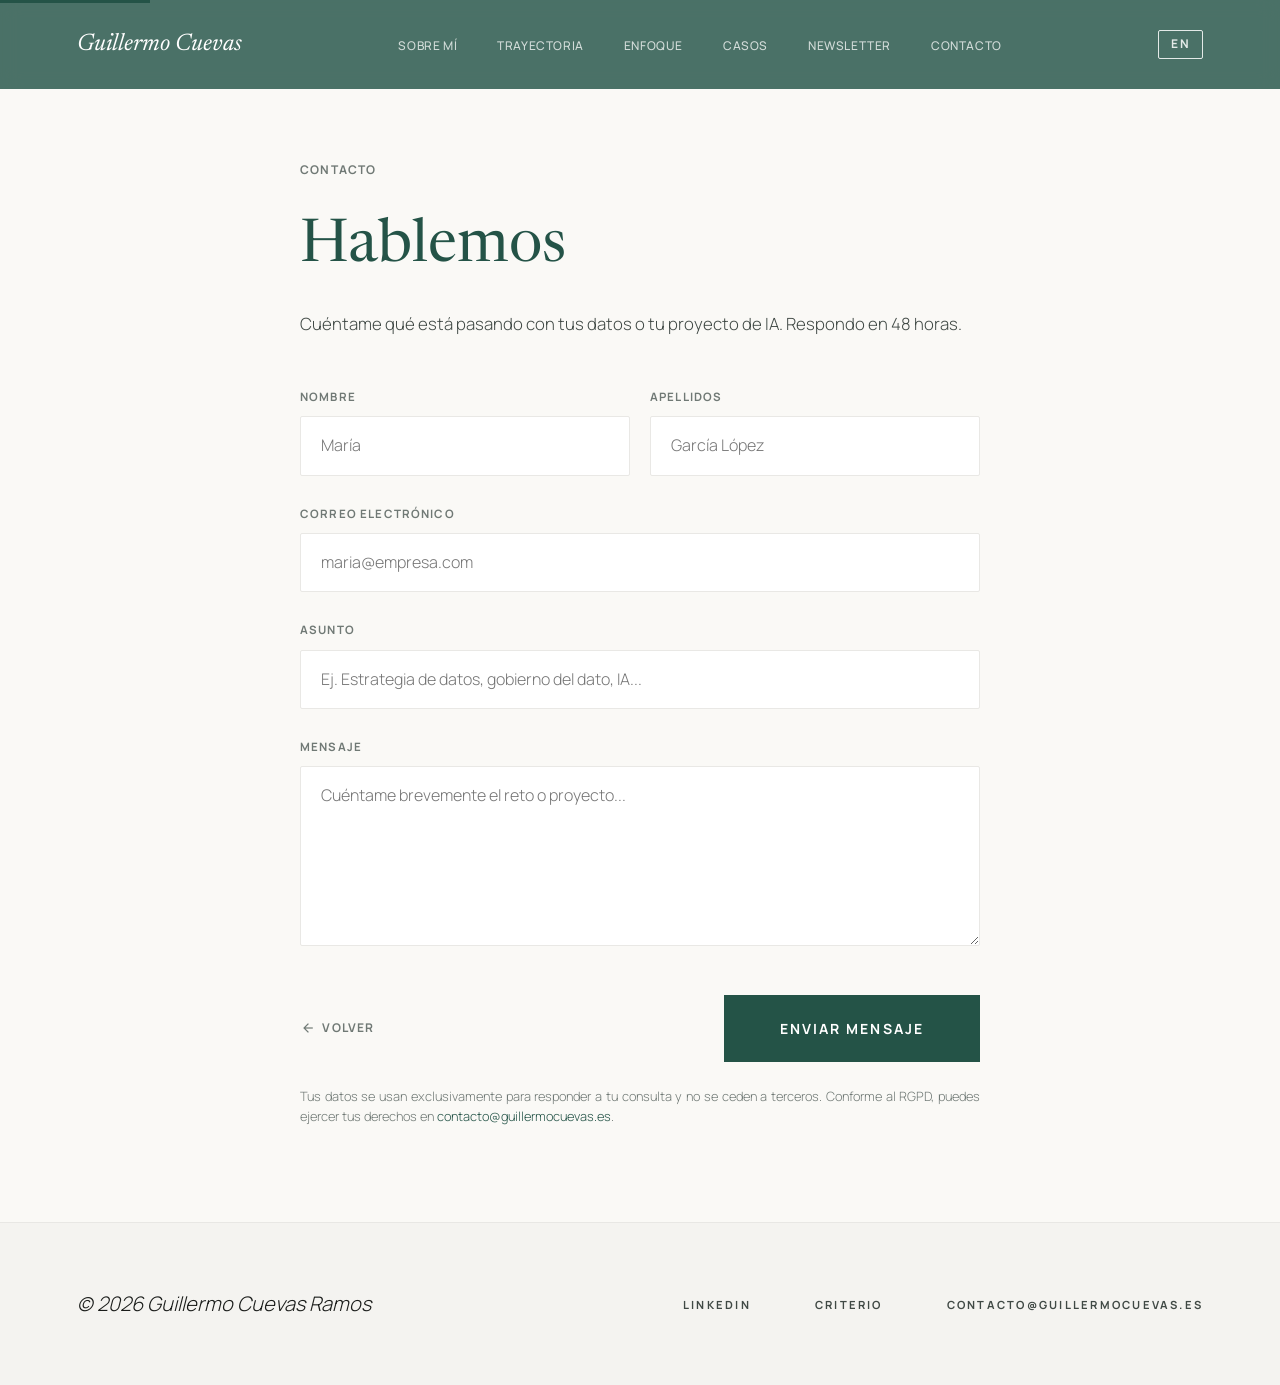
<file: contacto/index.html>
<!DOCTYPE html>
<html lang="es">
<head>
  <meta charset="UTF-8" />
  <meta name="viewport" content="width=device-width, initial-scale=1.0" />
  <title>Contacto — Guillermo Cuevas Ramos</title>
  <meta name="description" content="Escríbeme si tienes un proyecto de datos o IA. Respondo en 48 horas." />
  <meta name="author" content="Guillermo Cuevas Ramos" />
  <link rel="canonical" href="https://guillermocuevas.es/contacto/" />
  <meta property="og:type" content="website" />
  <meta property="og:url" content="https://guillermocuevas.es/contacto/" />
  <meta property="og:title" content="Contacto — Guillermo Cuevas Ramos" />
  <meta property="og:description" content="Escríbeme si tienes un proyecto de datos o IA. Respondo en 48 horas." />

  <link rel="preconnect" href="https://fonts.googleapis.com">
  <link rel="preconnect" href="https://fonts.gstatic.com" crossorigin>
  <link href="https://fonts.googleapis.com/css2?family=Newsreader:ital,wght@0,400;0,600;1,400&family=Manrope:wght@300;400;500;700&display=swap" rel="stylesheet" />
  <link rel="stylesheet" href="https://fonts.googleapis.com/css2?family=Material+Symbols+Outlined:wght,FILL@100..700,0..1&display=swap" />
  <link rel="stylesheet" href="../styles.css" />

  <style>
    /* ── Página de contacto ── */
    .contact-page {
      min-height: 100vh;
      display: flex;
      align-items: center;
      justify-content: center;
      padding: 10rem 6vw 6rem;
      background: var(--surface);
    }

    .contact-card {
      width: 100%;
      max-width: 680px;
    }

    .contact-card .eyebrow { margin-bottom: 1rem; }

    .contact-card h1 {
      font-family: var(--font-display);
      font-size: clamp(2.5rem, 5vw, 3.75rem);
      font-weight: 400;
      color: var(--primary);
      margin-bottom: 0.75rem;
    }

    .contact-card .form-intro {
      font-size: 1.05rem;
      color: var(--text-mid);
      margin-bottom: 3rem;
      line-height: 1.7;
    }

    .form-group {
      margin-bottom: 1.75rem;
    }

    .form-row {
      display: grid;
      grid-template-columns: 1fr 1fr;
      gap: 1.25rem;
      margin-bottom: 1.75rem;
    }

    label {
      display: block;
      font-size: 0.72rem;
      font-weight: 700;
      letter-spacing: 0.1em;
      text-transform: uppercase;
      color: var(--text-light);
      margin-bottom: 0.6rem;
    }

    input[type="text"],
    input[type="email"],
    textarea {
      width: 100%;
      background: var(--white);
      border: 1px solid var(--surface-high);
      border-radius: 2px;
      padding: 1rem 1.25rem;
      font-family: var(--font-body);
      font-size: 1rem;
      font-weight: 300;
      color: var(--text-dark);
      line-height: 1.6;
      transition: border-color 0.2s, box-shadow 0.2s;
      outline: none;
      -webkit-appearance: none;
    }

    input[type="text"]:focus,
    input[type="email"]:focus,
    textarea:focus {
      border-color: var(--primary);
      box-shadow: 0 0 0 3px rgba(36, 83, 71, 0.08);
    }

    textarea {
      min-height: 180px;
      resize: vertical;
    }

    .form-submit {
      display: flex;
      align-items: center;
      justify-content: space-between;
      flex-wrap: wrap;
      gap: 1.5rem;
      margin-top: 2.5rem;
    }

    .form-submit .contact-btn {
      cursor: pointer;
      border: none;
      font-family: var(--font-body);
    }

    .form-back {
      font-size: 0.75rem;
      font-weight: 700;
      letter-spacing: 0.1em;
      text-transform: uppercase;
      color: var(--text-light);
      display: inline-flex;
      align-items: center;
      gap: 0.4rem;
      transition: color 0.2s;
    }
    .form-back:hover { color: var(--primary); }
    .form-back .material-symbols-outlined { font-size: 1rem; }

    .form-note {
      margin-top: 1.5rem;
      font-size: 0.8rem;
      color: var(--text-light);
      line-height: 1.6;
    }

    /* Mensaje de confirmación (oculto por defecto) */
    .form-success {
      display: none;
      text-align: center;
      padding: 3rem 2rem;
      border: 1px solid rgba(36, 83, 71, 0.2);
      background: rgba(36, 83, 71, 0.04);
    }
    .form-success .material-symbols-outlined {
      font-size: 3rem;
      color: var(--primary);
      margin-bottom: 1rem;
      display: block;
    }
    .form-success h2 {
      font-family: var(--font-display);
      font-size: 2rem;
      font-weight: 400;
      color: var(--primary);
      margin-bottom: 1rem;
    }
    .form-success p { color: var(--text-mid); }

    /* Lang toggle */
    .nav-actions { display: flex; align-items: center; gap: 0.75rem; }
    .lang-toggle {
      background: none;
      border: 1.5px solid #fff;
      color: #fff;
      font-family: 'Manrope', sans-serif;
      font-size: 0.75rem;
      font-weight: 700;
      letter-spacing: 0.12em;
      padding: 0.3rem 0.75rem;
      cursor: pointer;
      border-radius: 2px;
      opacity: 0.85;
      transition: opacity 0.2s;
      line-height: 1.5;
    }
    .lang-toggle:hover { opacity: 1; }

    @media (max-width: 600px) {
      .form-row { grid-template-columns: 1fr; }
      .contact-page { padding: 8rem 5vw 4rem; }
    }
  </style>
</head>
<body>

  <a href="#main-form" class="skip-link" data-i18n="skip">Saltar al formulario</a>

  <!-- NAVIGATION -->
  <nav id="site-nav">
    <a href="../" class="nav-logo">Guillermo Cuevas</a>
    <ul class="nav-links">
      <li><a href="../#sobre-mi"     data-i18n="nav.about">Sobre mí</a></li>
      <li><a href="../#credenciales" data-i18n="nav.credentials">Trayectoria</a></li>
      <li><a href="../#pilares"      data-i18n="nav.approach">Enfoque</a></li>
      <li><a href="../#casos"        data-i18n="nav.cases">Casos</a></li>
      <li><a href="../#newsletter">Newsletter</a></li>
      <li><a href="../#contacto"     data-i18n="nav.contact">Contacto</a></li>
    </ul>
    <div class="nav-actions">
      <button class="lang-toggle" id="lang-toggle" aria-label="Change language"><span id="lang-indicator">EN</span></button>
      <button class="nav-hamburger" id="nav-toggle" aria-label="Abrir menú" aria-expanded="false" data-i18n-aria="nav.hamburger">
        <span class="material-symbols-outlined" id="nav-icon">menu</span>
      </button>
    </div>
  </nav>

  <main id="main-form">
    <div class="contact-page">
      <div class="contact-card">
        <span class="eyebrow" data-i18n="eyebrow">Contacto</span>
        <h1 data-i18n="h1">Hablemos</h1>
        <p class="form-intro" data-i18n="intro">Cuéntame qué está pasando con tus datos o tu proyecto de IA. Respondo en 48 horas.</p>

        <form id="contact-form" action="https://formspree.io/f/xjgjnnrg" method="POST">
          <div class="form-row">
            <div>
              <label for="nombre" data-i18n="label.nombre">Nombre</label>
              <input type="text" id="nombre" name="nombre" placeholder="María" data-i18n-placeholder="placeholder.nombre" required />
            </div>
            <div>
              <label for="apellidos" data-i18n="label.apellidos">Apellidos</label>
              <input type="text" id="apellidos" name="apellidos" placeholder="García López" data-i18n-placeholder="placeholder.apellidos" required />
            </div>
          </div>

          <div class="form-group">
            <label for="email" data-i18n="label.email">Correo electrónico</label>
            <input type="email" id="email" name="email" placeholder="maria@empresa.com" data-i18n-placeholder="placeholder.email" required />
          </div>

          <div class="form-group">
            <label for="asunto" data-i18n="label.asunto">Asunto</label>
            <input type="text" id="asunto" name="asunto" placeholder="Ej. Estrategia de datos, gobierno del dato, IA..." data-i18n-placeholder="placeholder.asunto" required />
          </div>

          <div class="form-group">
            <label for="mensaje" data-i18n="label.mensaje">Mensaje</label>
            <textarea id="mensaje" name="mensaje" placeholder="Cuéntame brevemente el reto o proyecto..." data-i18n-placeholder="placeholder.mensaje" required></textarea>
          </div>

          <input type="hidden" name="_next" value="https://guillermocuevas.es/contacto/?enviado=true" />
          <input type="hidden" name="_subject" value="Nuevo mensaje desde guillermocuevas.es" />

          <div class="form-submit">
            <a href="../#contacto" class="form-back">
              <span class="material-symbols-outlined">arrow_back</span>
              <span data-i18n="btn.back">Volver</span>
            </a>
            <button type="submit" class="contact-btn" data-i18n="btn.submit">Enviar mensaje</button>
          </div>

          <p class="form-note" data-i18n-html="form.note">
            Tus datos se usan exclusivamente para responder a tu consulta y no se ceden a terceros. Conforme al RGPD, puedes ejercer tus derechos en <a href="mailto:contacto@guillermocuevas.es" style="color:var(--primary)">contacto@guillermocuevas.es</a>.
          </p>
        </form>

        <!-- Mensaje de éxito -->
        <div class="form-success" id="form-success">
          <span class="material-symbols-outlined">check_circle</span>
          <h2 data-i18n="success.h2">Mensaje enviado</h2>
          <p data-i18n="success.p">Gracias por escribirme. Te respondo en menos de 48 horas.</p>
        </div>
      </div>
    </div>
  </main>

  <!-- FOOTER -->
  <footer id="site-footer">
    <span class="footer-copy">© 2026 Guillermo Cuevas Ramos</span>
    <div class="footer-links">
      <a href="https://www.linkedin.com/in/guillermo-cuevas-ramos/" target="_blank" rel="noopener noreferrer">LINKEDIN</a>
      <a href="/criterio/">CRITERIO</a>
      <a href="mailto:contacto@guillermocuevas.es">contacto@guillermocuevas.es</a>
    </div>
  </footer>

  <script>
    // ── Translations ──────────────────────────────────────────────────
    const translations = {
      es: {
        'skip':               'Saltar al formulario',
        'nav.about':          'Sobre mí',
        'nav.credentials':    'Trayectoria',
        'nav.approach':       'Enfoque',
        'nav.cases':          'Casos',
        'nav.contact':        'Contacto',
        'nav.hamburger':      'Abrir menú',
        'eyebrow':            'Contacto',
        'h1':                 'Hablemos',
        'intro':              'Cuéntame qué está pasando con tus datos o tu proyecto de IA. Respondo en 48 horas.',
        'label.nombre':       'Nombre',
        'placeholder.nombre': 'María',
        'label.apellidos':    'Apellidos',
        'placeholder.apellidos': 'García López',
        'label.email':        'Correo electrónico',
        'placeholder.email':  'maria@empresa.com',
        'label.asunto':       'Asunto',
        'placeholder.asunto': 'Ej. Estrategia de datos, gobierno del dato, IA...',
        'label.mensaje':      'Mensaje',
        'placeholder.mensaje':'Cuéntame brevemente el reto o proyecto...',
        'btn.back':           'Volver',
        'btn.submit':         'Enviar mensaje',
        'form.note':          'Tus datos se usan exclusivamente para responder a tu consulta y no se ceden a terceros. Conforme al RGPD, puedes ejercer tus derechos en <a href="mailto:contacto@guillermocuevas.es" style="color:var(--primary)">contacto@guillermocuevas.es</a>.',
        'success.h2':         'Mensaje enviado',
        'success.p':          'Gracias por escribirme. Te respondo en menos de 48 horas.',
        'meta.title':         'Contacto — Guillermo Cuevas Ramos',
      },
      en: {
        'skip':               'Skip to form',
        'nav.about':          'About me',
        'nav.credentials':    'Career',
        'nav.approach':       'Approach',
        'nav.cases':          'Cases',
        'nav.contact':        'Contact',
        'nav.hamburger':      'Open menu',
        'eyebrow':            'Contact',
        'h1':                 "Let's talk",
        'intro':              "Tell me what's happening with your data or AI project. I'll get back to you within 48 hours.",
        'label.nombre':       'First name',
        'placeholder.nombre': 'María',
        'label.apellidos':    'Last name',
        'placeholder.apellidos': 'García López',
        'label.email':        'Email address',
        'placeholder.email':  'maria@company.com',
        'label.asunto':       'Subject',
        'placeholder.asunto': 'E.g. Data strategy, data governance, AI...',
        'label.mensaje':      'Message',
        'placeholder.mensaje':"Briefly describe your challenge or project...",
        'btn.back':           'Back',
        'btn.submit':         'Send message',
        'form.note':          'Your data is used solely to respond to your enquiry and will not be shared with third parties. Under GDPR, you may exercise your rights at <a href="mailto:contacto@guillermocuevas.es" style="color:var(--primary)">contacto@guillermocuevas.es</a>.',
        'success.h2':         'Message sent',
        'success.p':          "Thank you for reaching out. I'll get back to you within 48 hours.",
        'meta.title':         'Contact — Guillermo Cuevas Ramos',
      }
    };

    let currentLang = localStorage.getItem('lang') || 'es';

    function setLanguage(lang) {
      document.documentElement.lang = lang;

      document.querySelectorAll('[data-i18n]').forEach(el => {
        const val = translations[lang]?.[el.getAttribute('data-i18n')];
        if (val !== undefined) el.textContent = val;
      });
      document.querySelectorAll('[data-i18n-html]').forEach(el => {
        const val = translations[lang]?.[el.getAttribute('data-i18n-html')];
        if (val !== undefined) el.innerHTML = val;
      });
      document.querySelectorAll('[data-i18n-aria]').forEach(el => {
        const val = translations[lang]?.[el.getAttribute('data-i18n-aria')];
        if (val !== undefined) el.setAttribute('aria-label', val);
      });
      document.querySelectorAll('[data-i18n-placeholder]').forEach(el => {
        const val = translations[lang]?.[el.getAttribute('data-i18n-placeholder')];
        if (val !== undefined) el.setAttribute('placeholder', val);
      });

      if (translations[lang]['meta.title']) document.title = translations[lang]['meta.title'];

      const indicator = document.getElementById('lang-indicator');
      if (indicator) indicator.textContent = lang === 'es' ? 'EN' : 'ES';

      localStorage.setItem('lang', lang);
      currentLang = lang;
    }

    // ── Hamburger ─────────────────────────────────────────────────────
    const toggle  = document.getElementById('nav-toggle');
    const navList = document.querySelector('.nav-links');
    const icon    = document.getElementById('nav-icon');

    toggle.addEventListener('click', () => {
      const isOpen = navList.classList.toggle('nav-open');
      toggle.setAttribute('aria-expanded', isOpen);
      icon.textContent = isOpen ? 'close' : 'menu';
    });
    navList.querySelectorAll('a').forEach(link => {
      link.addEventListener('click', () => {
        navList.classList.remove('nav-open');
        toggle.setAttribute('aria-expanded', false);
        icon.textContent = 'menu';
      });
    });

    // ── Language toggle ───────────────────────────────────────────────
    document.getElementById('lang-toggle').addEventListener('click', () => {
      setLanguage(currentLang === 'es' ? 'en' : 'es');
    });

    // ── Mostrar confirmación si Formspree redirige con ?enviado=true ──
    if (new URLSearchParams(window.location.search).get('enviado') === 'true') {
      document.getElementById('contact-form').style.display = 'none';
      document.getElementById('form-success').style.display = 'block';
    }

    // Init
    setLanguage(currentLang);
  </script>
</body>
</html>
</file>
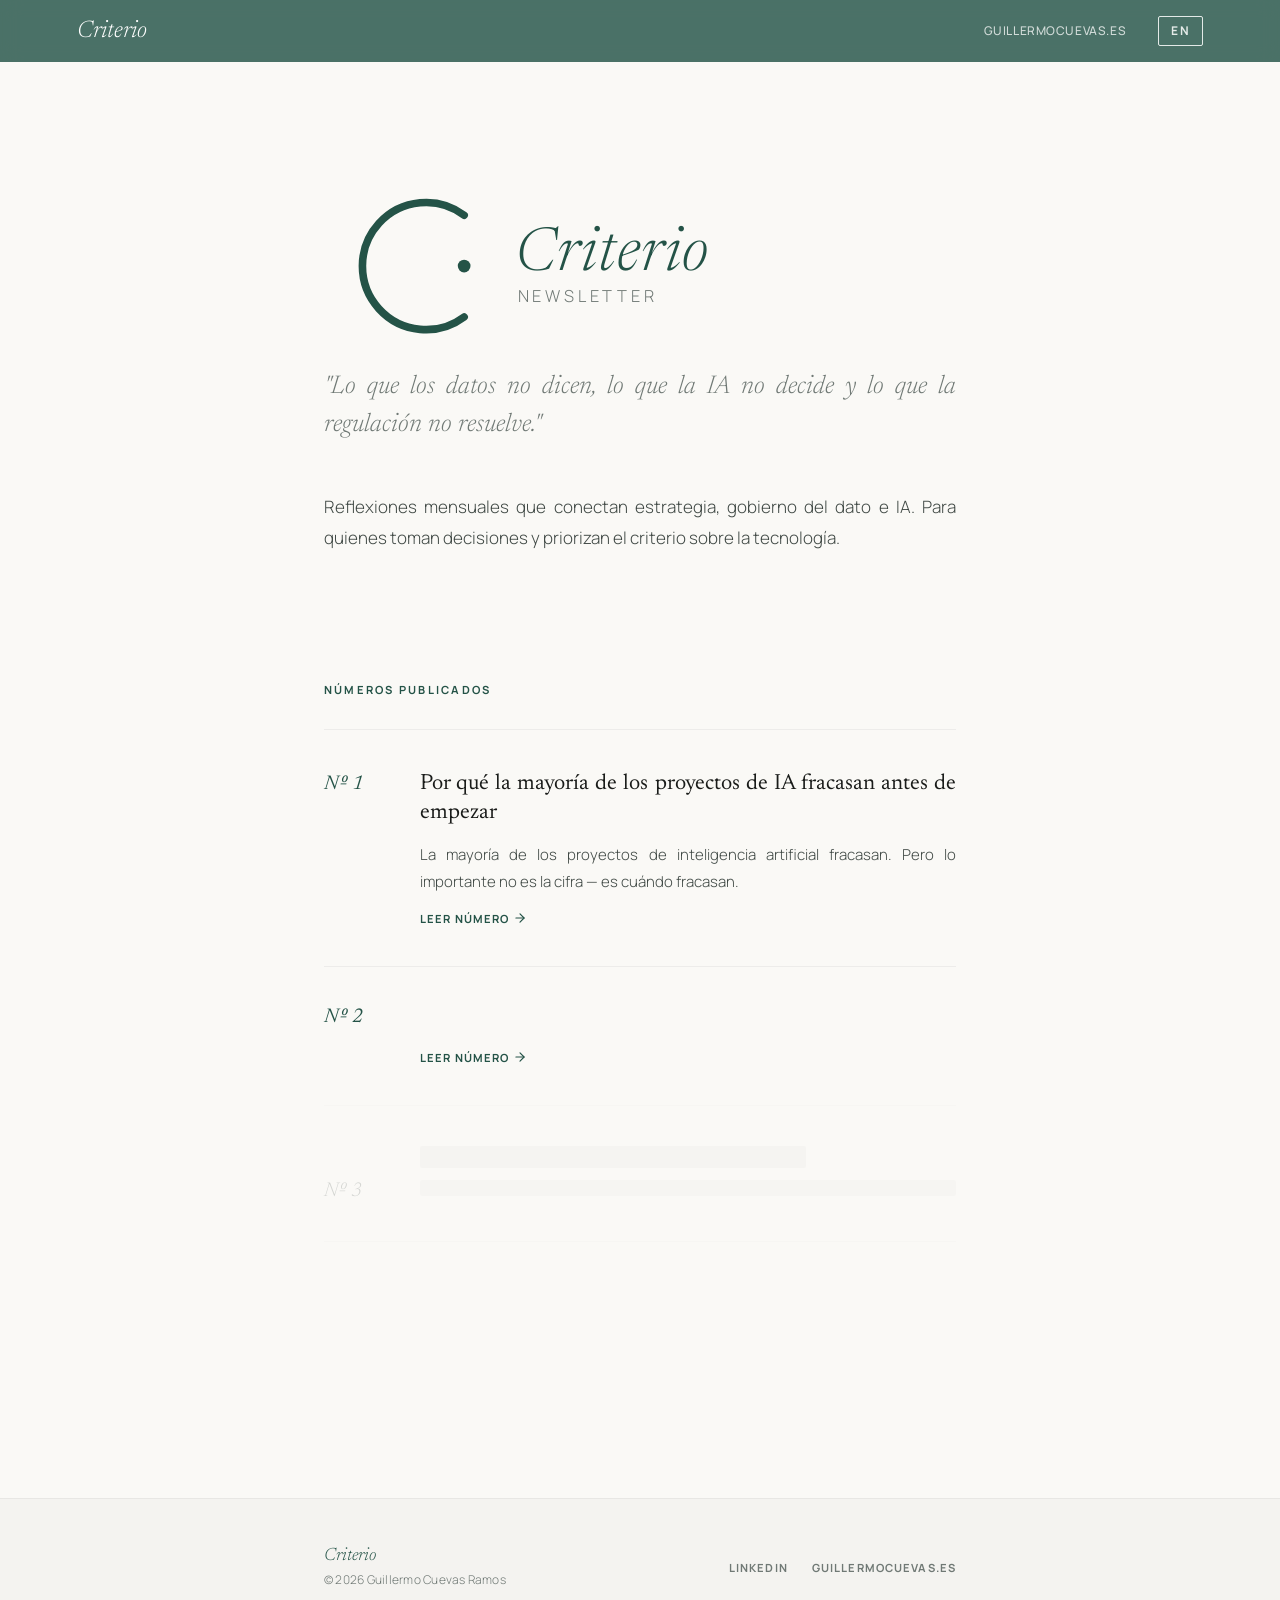
<file: criterio/index.html>
<!DOCTYPE html>
<html class="light" lang="es">
<head>
<meta charset="utf-8">
<meta content="width=device-width, initial-scale=1.0" name="viewport">
<title>Criterio — Lo que los datos no dicen</title>
<link rel="preconnect" href="https://fonts.googleapis.com">
<link rel="preconnect" href="https://fonts.gstatic.com" crossorigin>
<link href="https://fonts.googleapis.com/css2?family=Newsreader:ital,wght@0,400;0,600;1,400&family=Manrope:wght@300;400;500;700&display=swap" rel="stylesheet" />
<style>
  *, *::before, *::after { box-sizing: border-box; margin: 0; padding: 0; }

  :root {
    --primary:       #245347;
    --primary-light: rgba(36, 83, 71, 0.08);
    --surface:       #faf9f6;
    --surface-low:   #f4f3f0;
    --surface-high:  #e9e8e5;
    --text-dark:     #1a1c1a;
    --text-mid:      #404945;
    --text-light:    #707975;
    --border:        rgba(0,0,0,0.05);
    --max-w:         680px;
  }

  html { font-size: 16px; -webkit-font-smoothing: antialiased; }

  body {
    font-family: 'Manrope', sans-serif;
    background-color: var(--surface);
    color: var(--text-mid);
    min-height: 100vh;
    font-weight: 300;
    text-align: justify;
  }

  /* HEADER */
  header {
    position: sticky;
    top: 0;
    z-index: 50;
    background: rgba(36, 83, 71, 0.82);
    backdrop-filter: blur(10px);
  }
  .header-inner {
    max-width: 100%;
    margin: 0 auto;
    padding: 1rem 6vw;
    display: flex;
    justify-content: space-between;
    align-items: center;
  }
  .wordmark {
    font-family: 'Newsreader', serif;
    font-style: italic;
    font-size: 1.5rem;
    color: #fff;
    text-decoration: none;
    transition: opacity 0.2s;
  }
  .wordmark:hover { opacity: 0.85; }
  .header-nav {
    display: flex;
    align-items: center;
    gap: 2rem;
  }
  .header-nav a {
    font-family: 'Manrope', sans-serif;
    font-size: 0.75rem;
    text-transform: uppercase;
    letter-spacing: 0.05em;
    font-weight: 500;
    color: rgba(255,255,255,0.75);
    text-decoration: none;
    transition: color 0.2s;
  }
  .header-nav a:hover { color: #fff; }

  /* LANG TOGGLE */
  .lang-toggle {
    background: none;
    border: 1.5px solid #fff;
    color: #fff;
    font-family: 'Manrope', sans-serif;
    font-size: 0.75rem;
    font-weight: 700;
    letter-spacing: 0.12em;
    padding: 0.3rem 0.75rem;
    cursor: pointer;
    border-radius: 2px;
    line-height: 1.5;
    opacity: 0.85;
    transition: opacity 0.2s;
  }
  .lang-toggle:hover { opacity: 1; }

  /* MAIN */
  main {
    max-width: var(--max-w);
    margin: 0 auto;
    padding: 6rem 1.5rem 8rem;
  }

  /* MASTHEAD */
  .masthead { margin-bottom: 5rem; }
  .label {
    font-family: 'Manrope', sans-serif;
    font-size: 0.7rem;
    text-transform: uppercase;
    letter-spacing: 0.2em;
    font-weight: 700;
    color: var(--primary);
    display: block;
    margin-bottom: 1rem;
  }
  .masthead h1 {
    font-family: 'Newsreader', serif;
    font-style: italic;
    font-weight: 400;
    font-size: clamp(4rem, 10vw, 5.5rem);
    line-height: 1.05;
    color: var(--primary);
    margin-bottom: 2rem;
    letter-spacing: -0.01em;
  }
  .masthead .tagline {
    font-family: 'Newsreader', serif;
    font-style: italic;
    font-size: clamp(1.25rem, 3vw, 1.6rem);
    line-height: 1.5;
    color: var(--text-light);
    margin-bottom: 3rem;
  }
  .masthead .description {
    font-size: 1.0625rem;
    line-height: 1.8;
    font-weight: 300;
    color: var(--text-mid);
  }

  /* FORM */
  .form-wrapper {
    margin-top: 2rem;
    display: flex;
    justify-content: center;
  }
  .form-row {
    display: flex;
    flex-direction: column;
    gap: 1rem;
  }
  @media (min-width: 540px) {
    .form-row { flex-direction: row; align-items: flex-end; }
  }
  .form-group { flex: 1; }
  .form-label {
    display: block;
    font-size: 0.7rem;
    text-transform: uppercase;
    letter-spacing: 0.15em;
    color: var(--text-light);
    margin-bottom: 0.5rem;
    font-weight: 500;
  }
  .form-input {
    width: 100%;
    background: transparent;
    border: none;
    border-bottom: 1px solid rgba(0,0,0,0.12);
    padding: 0.75rem 0;
    font-family: 'Manrope', sans-serif;
    font-size: 1rem;
    color: var(--text-dark);
    outline: none;
    transition: border-color 0.2s;
  }
  .form-input::placeholder { color: rgba(0,0,0,0.25); }
  .form-input:focus { border-color: var(--primary); }
  .btn-primary {
    background: var(--primary);
    color: #fff;
    border: none;
    padding: 0.875rem 2rem;
    font-family: 'Manrope', sans-serif;
    font-size: 0.75rem;
    font-weight: 700;
    letter-spacing: 0.12em;
    text-transform: uppercase;
    cursor: pointer;
    border-radius: 2px;
    display: inline-flex;
    align-items: center;
    gap: 0.5rem;
    text-decoration: none;
    transition: transform 0.3s cubic-bezier(0.165, 0.84, 0.44, 1), box-shadow 0.3s;
    white-space: nowrap;
  }
  .btn-primary:hover {
    transform: translateY(-3px);
    box-shadow: 0 8px 24px rgba(36, 83, 71, 0.18);
  }
  .form-disclaimer {
    margin-top: 1rem;
    font-size: 0.7rem;
    color: var(--text-light);
    letter-spacing: 0.01em;
  }

  /* ARCHIVE LIST */
  .issues-section { margin-top: 6rem; }
  .issues-section .label { margin-bottom: 2rem; }

  .archive-list { display: flex; flex-direction: column; }

  .archive-item {
    display: block;
    padding: 2.5rem 0;
    text-decoration: none;
    border-top: 1px solid var(--border);
    transition: background 0.25s;
  }
  .archive-item:last-child { border-bottom: 1px solid var(--border); }

  .archive-item-inner {
    display: grid;
    grid-template-columns: 72px 1fr;
    gap: 1.5rem;
    align-items: baseline;
  }

  .issue-number {
    font-family: 'Newsreader', serif;
    font-style: italic;
    font-weight: 400;
    font-size: 1.25rem;
    color: var(--primary);
    line-height: 1;
  }
  .issue-date {
    font-family: 'Manrope', sans-serif;
    font-size: 0.65rem;
    text-transform: uppercase;
    letter-spacing: 0.15em;
    font-weight: 500;
    color: var(--text-light);
    margin-top: 0.375rem;
    opacity: 0;
    transition: opacity 0.2s;
  }
  .archive-item:hover .issue-date { opacity: 1; }

  .issue-content { display: flex; flex-direction: column; gap: 0.75rem; }
  .issue-title {
    font-family: 'Newsreader', serif;
    font-weight: 400;
    font-size: 1.375rem;
    line-height: 1.35;
    color: var(--text-dark);
    transition: color 0.2s;
  }
  .archive-item:hover .issue-title { color: var(--primary); }

  .issue-excerpt {
    font-size: 0.9375rem;
    line-height: 1.8;
    color: var(--text-mid);
  }

  .issue-cta {
    display: inline-flex;
    align-items: center;
    gap: 0.25rem;
    font-size: 0.7rem;
    font-weight: 700;
    letter-spacing: 0.1em;
    text-transform: uppercase;
    color: var(--primary);
    margin-top: 0.25rem;
  }
  .issue-cta svg { transition: transform 0.2s; }
  .archive-item:hover .issue-cta svg { transform: translateX(4px); }

  /* Placeholder próximo número */
  .archive-item-placeholder {
    padding: 2.5rem 0;
    border-top: 1px solid var(--border);
    border-bottom: 1px solid var(--border);
    opacity: 0.28;
    pointer-events: none;
    user-select: none;
  }
  .placeholder-inner {
    display: grid;
    grid-template-columns: 72px 1fr;
    gap: 1.5rem;
    align-items: baseline;
  }
  .placeholder-number {
    font-family: 'Newsreader', serif;
    font-style: italic;
    font-size: 1.25rem;
    color: var(--text-light);
  }
  .placeholder-line-lg {
    height: 1.375rem;
    width: 72%;
    background: var(--surface-high);
    border-radius: 2px;
    margin-bottom: 0.75rem;
  }
  .placeholder-line-sm {
    height: 1rem;
    width: 100%;
    background: rgba(0,0,0,0.06);
    border-radius: 2px;
  }

  /* FOOTER */
  footer {
    border-top: 1px solid var(--border);
    margin-top: 8rem;
    background: var(--surface-low);
  }
  .footer-inner {
    max-width: var(--max-w);
    margin: 0 auto;
    padding: 3rem 1.5rem 6rem;
    display: flex;
    flex-direction: column;
    gap: 1.5rem;
    align-items: center;
    text-align: center;
  }
  @media (min-width: 540px) {
    .footer-inner {
      flex-direction: row;
      justify-content: space-between;
      text-align: left;
    }
  }
  .footer-brand { display: flex; flex-direction: column; gap: 0.375rem; }
  .footer-wordmark {
    font-family: 'Newsreader', serif;
    font-style: italic;
    font-size: 1.125rem;
    color: var(--primary);
  }
  .footer-copy {
    font-size: 0.75rem;
    letter-spacing: 0.02em;
    color: var(--text-light);
  }
  .footer-links { display: flex; gap: 1.5rem; }
  .footer-links a {
    font-size: 0.7rem;
    font-weight: 700;
    letter-spacing: 0.1em;
    text-transform: uppercase;
    color: var(--text-light);
    text-decoration: none;
    transition: color 0.3s;
  }
  .footer-links a:hover { color: var(--primary); text-decoration: underline; text-underline-offset: 4px; }
</style>
</head>
<body>

<header>
  <div class="header-inner">
    <a class="wordmark" href="/criterio/">Criterio</a>
    <nav class="header-nav">
      <a href="https://guillermocuevas.es">guillermocuevas.es</a>
      <button class="lang-toggle" id="lang-toggle" aria-label="Change language"><span id="lang-indicator">EN</span></button>
    </nav>
  </div>
</header>

<main>
  <section class="masthead">
    <svg width="560" height="178" viewBox="0 0 420 140" fill="none" xmlns="http://www.w3.org/2000/svg" style="display:block; margin-bottom:2rem; max-width:100%;" aria-label="Criterio Newsletter">
      <g transform="translate(40,35)">
        <path d="M60 10 A50 50 0 1 0 60 90" stroke="#245347" stroke-width="6" fill="none" stroke-linecap="round"/>
        <circle cx="60" cy="50" r="5" fill="#245347"/>
      </g>
      <text x="140" y="88" font-family="'Newsreader', Georgia, serif" font-style="italic" font-size="48" fill="#245347" letter-spacing="1">Criterio</text>
      <text x="142" y="113" font-family="'Manrope', system-ui, sans-serif" font-size="13" fill="#707975" letter-spacing="3">NEWSLETTER</text>
    </svg>
    <p class="tagline" data-i18n="tagline">"Lo que los datos no dicen, lo que la IA no decide y lo que la regulación no resuelve."</p>
    <p class="description" data-i18n="description">Reflexiones mensuales que conectan estrategia, gobierno del dato e IA. Para quienes toman decisiones y priorizan el criterio sobre la tecnología.</p>

    <div class="form-wrapper">
      <script async src="https://subscribe-forms.beehiiv.com/v3/loader.js" data-beehiiv-form="7a02c27b-e5fb-4e5f-82d8-a437ed9539dc"></script>
    </div>
  </section>

  <section class="issues-section">
    <span class="label" data-i18n="issues.label">Números publicados</span>

    <div class="archive-list">

      <!-- Nº 1 -->
      <a class="archive-item" href="https://criterio-guillermocuevas.beehiiv.com/p/criterio-991b594cb37ef9b3?_bhlid=21c1aec6c8994f5085ac34b67f250826cd5572d8" target="_blank" rel="noopener noreferrer" id="issue-1">
        <div class="archive-item-inner">
          <div>
            <div class="issue-number" data-i18n="issue1.num">Nº 1</div>
            <div class="issue-date">MAY 2026</div>
          </div>
          <div class="issue-content">
            <h2 class="issue-title" data-i18n="issue1.title">Por qué la mayoría de los proyectos de IA fracasan antes de empezar</h2>
            <p class="issue-excerpt" data-i18n="issue1.excerpt">La mayoría de los proyectos de inteligencia artificial fracasan. Pero lo importante no es la cifra — es cuándo fracasan.</p>
            <span class="issue-cta">
              <span data-i18n="issue1.cta">Leer número</span>
              <svg width="14" height="14" viewBox="0 0 24 24" fill="none" stroke="currentColor" stroke-width="2" stroke-linecap="round" stroke-linejoin="round"><line x1="5" y1="12" x2="19" y2="12"/><polyline points="12 5 19 12 12 19"/></svg>
            </span>
          </div>
        </div>
      </a>

      <!-- Nº 2 -->
      <a class="archive-item" href="#" id="issue-2">
        <div class="archive-item-inner">
          <div>
            <div class="issue-number" data-i18n="issue2.num">Nº 2</div>
            <div class="issue-date">JUN 2026</div>
          </div>
          <div class="issue-content">
            <h2 class="issue-title" data-i18n="issue2.title"><!-- Título del Nº 2 --></h2>
            <p class="issue-excerpt" data-i18n="issue2.excerpt"><!-- Extracto del Nº 2 --></p>
            <span class="issue-cta">
              <span data-i18n="issue2.cta">Leer número</span>
              <svg width="14" height="14" viewBox="0 0 24 24" fill="none" stroke="currentColor" stroke-width="2" stroke-linecap="round" stroke-linejoin="round"><line x1="5" y1="12" x2="19" y2="12"/><polyline points="12 5 19 12 12 19"/></svg>
            </span>
          </div>
        </div>
      </a>

      <!-- Nº 3 — próximamente -->
      <div class="archive-item-placeholder">
        <div class="placeholder-inner">
          <span class="placeholder-number" data-i18n="issue3.num">Nº 3</span>
          <div>
            <div class="placeholder-line-lg"></div>
            <div class="placeholder-line-sm"></div>
          </div>
        </div>
      </div>

    </div>
  </section>
</main>

<footer>
  <div class="footer-inner">
    <div class="footer-brand">
      <span class="footer-wordmark">Criterio</span>
      <p class="footer-copy">© 2026 Guillermo Cuevas Ramos</p>
    </div>
    <nav class="footer-links">
      <a href="https://www.linkedin.com/in/guillermo-cuevas-ramos/" target="_blank">LinkedIn</a>
      <a href="https://guillermocuevas.es">guillermocuevas.es</a>
    </nav>
  </div>
</footer>

<script>
  // ── Translations ────────────────────────────────────────────────────
  const translations = {
    es: {
      'tagline':       '"Lo que los datos no dicen, lo que la IA no decide y lo que la regulación no resuelve."',
      'description':   'Reflexiones mensuales que conectan estrategia, gobierno del dato e IA. Para quienes toman decisiones y priorizan el criterio sobre la tecnología.',
      'issues.label':  'Números publicados',
      'issue1.num':    'Nº 1',
      'issue1.title':  'Por qué la mayoría de los proyectos de IA fracasan antes de empezar',
      'issue1.excerpt':'La mayoría de los proyectos de inteligencia artificial fracasan. Pero lo importante no es la cifra — es cuándo fracasan.',
      'issue1.cta':    'Leer número',
      'issue2.num':    'Nº 2',
      'issue2.title':  '',
      'issue2.excerpt':'',
      'issue2.cta':    'Leer número',
      'issue3.num':    'Nº 3',
      'meta.title':    'Criterio — Lo que los datos no dicen',
    },
    en: {
      'tagline':       '"What the data doesn\'t say, what AI doesn\'t decide, and what regulation doesn\'t resolve."',
      'description':   'Monthly reflections connecting strategy, data governance and AI. For those who make decisions and prioritise judgment over technology.',
      'issues.label':  'Published issues',
      'issue1.num':    'No. 1',
      'issue1.title':  'Why most AI projects fail before they even start',
      'issue1.excerpt':"Most artificial intelligence projects fail. But what matters is not the number — it's when they fail.",
      'issue1.cta':    'Read issue',
      'issue2.num':    'No. 2',
      'issue2.title':  '',
      'issue2.excerpt':'',
      'issue2.cta':    'Read issue',
      'issue3.num':    'No. 3',
      'meta.title':    "Criterio — What the data doesn't say",
    }
  };

  let currentLang = localStorage.getItem('lang') || 'es';

  function setLanguage(lang) {
    document.documentElement.lang = lang;

    document.querySelectorAll('[data-i18n]').forEach(el => {
      const val = translations[lang]?.[el.getAttribute('data-i18n')];
      if (val !== undefined) el.textContent = val;
    });

    if (translations[lang]['meta.title']) document.title = translations[lang]['meta.title'];

    const indicator = document.getElementById('lang-indicator');
    if (indicator) indicator.textContent = lang === 'es' ? 'EN' : 'ES';

    localStorage.setItem('lang', lang);
    currentLang = lang;
  }

  // ── Language toggle ─────────────────────────────────────────────────
  document.getElementById('lang-toggle').addEventListener('click', () => {
    setLanguage(currentLang === 'es' ? 'en' : 'es');
  });

  // Init
  setLanguage(currentLang);
</script>

</body>
</html>
</file>
<file: styles.css>
/* =====================
   VARIABLES & RESET
   (Updated to DESIGN.md / code.html parameters)
===================== */
:root {
  --primary:      #245347; /* Deep Library Green */
  --primary-light: rgba(36, 83, 71, 0.08);
  --white:        #ffffff;
  --surface:      #faf9f6; /* Academic Off-White */
  --surface-low:  #f4f3f0; /* Transitional Background */
  --surface-high: #e9e8e5;
  --text-dark:    #1a1c1a;
  --text-mid:     #404945;
  --text-light:   #707975;
  --border:       rgba(0,0,0,0.05);
  
  --font-display: 'Newsreader', serif;
  --font-body:    'Manrope', sans-serif;
}

*, *::before, *::after { box-sizing: border-box; margin: 0; padding: 0; }
html { scroll-behavior: smooth; }

body {
  background: var(--surface);
  color: var(--text-dark);
  font-family: var(--font-body);
  font-weight: 300;
  line-height: 1.7;
  overflow-x: hidden;
  text-align: justify;
}

a { color: inherit; text-decoration: none; }

/* Skip to content */
.skip-link {
  position: absolute;
  top: -40px;
  left: 0;
  background: var(--primary);
  color: white;
  padding: 8px;
  z-index: 101;
  transition: top 0.2s;
}
.skip-link:focus {
  top: 0;
}

/* =====================
   TYPOGRAPHY SCALE
===================== */
h1, h2, h3, .serif { font-family: var(--font-display); text-align: left; }

.eyebrow {
  display: block;
  font-size: 0.75rem;
  letter-spacing: 0.1em;
  text-transform: uppercase;
  color: var(--text-light);
  font-weight: 700;
  margin-bottom: 1.5rem;
}

/* =====================
   NAV
===================== */
nav {
  position: fixed;
  top: 0; left: 0; right: 0;
  z-index: 100;
  display: flex;
  justify-content: space-between;
  align-items: center;
  padding: 1.5rem 6vw;
  background: rgba(36, 83, 71, 0.82);
  backdrop-filter: blur(10px);
  border-bottom: none;
}

.nav-logo {
  font-family: var(--font-display);
  font-size: 1.5rem;
  font-weight: 400;
  font-style: italic;
  color: var(--white);
}

.nav-links {
  display: flex;
  gap: 2.5rem;
  list-style: none;
}

.nav-links a {
  font-size: 0.75rem;
  letter-spacing: 0.05em;
  text-transform: uppercase;
  color: rgba(255, 255, 255, 0.75);
  transition: color 0.2s;
  font-weight: 500;
}

.nav-links a:hover { color: var(--white); }

.nav-hamburger {
  display: none;
  cursor: pointer;
  background: none;
  border: none;
  padding: 0.4rem;
  color: var(--white);
  line-height: 1;
}
.nav-hamburger .material-symbols-outlined {
  font-size: 1.75rem;
  line-height: 1;
}

/* =====================
   HERO
===================== */
#hero {
  min-height: 100vh;
  display: grid;
  grid-template-columns: 1.2fr 0.8fr;
  align-items: center;
  padding: 0 6vw;
  background: var(--white);
  overflow: hidden;
  position: relative;
  text-align: left;
}

.hero-content {
  padding: 10rem 0 6rem;
  max-width: 800px;
  z-index: 10;
}

.hero-title {
  font-size: clamp(3rem, 7vw, 6rem);
  font-weight: 400;
  line-height: 1.1;
  margin-bottom: 2rem;
}

.hero-title em {
  font-style: italic;
  color: var(--primary);
}

.hero-subtitle {
  font-size: 1.25rem;
  color: var(--text-mid);
  max-width: 580px;
  margin-bottom: 3rem;
  line-height: 1.6;
}

.hero-cta {
  display: inline-flex;
  align-items: center;
  gap: 0.75rem;
  background: var(--primary);
  color: var(--white);
  font-weight: 500;
  font-size: 0.875rem;
  letter-spacing: 0.1em;
  text-transform: uppercase;
  padding: 1.25rem 2.5rem;
  border-radius: 2px;
  transition: transform 0.3s cubic-bezier(0.165, 0.84, 0.44, 1), box-shadow 0.3s;
}

.hero-cta:hover {
  transform: translateY(-4px);
  box-shadow: 0 10px 30px rgba(36, 83, 71, 0.15);
}

.hero-image-container {
  height: 100%;
  position: relative;
  overflow: hidden;
}

.hero-image-container::before {
  content: '';
  position: absolute;
  inset: 0;
  background: var(--primary-light);
  z-index: 1;
}

.hero-texture {
  position: absolute;
  top: -10%;
  left: 0;
  width: 100%;
  height: 120%;
  object-fit: cover;
  filter: grayscale(100%);
  mix-blend-mode: multiply;
  opacity: 0.8;
  z-index: 2;
}

/* =====================
   SECTION COMMONS
===================== */
section {
  padding: 8rem 6vw;
}

.section-title {
  font-size: clamp(2.5rem, 4vw, 3.75rem);
  font-weight: 400;
  margin-bottom: 4rem;
  color: var(--primary);
}

/* =====================
   PILARES
===================== */
#pilares { background: var(--surface); }

.pilares-grid {
  display: grid;
  grid-template-columns: repeat(auto-fit, minmax(280px, 1fr));
  gap: 1px;
  background: var(--border);
  border: 1px solid var(--border);
}

.pilar-card {
  background: var(--surface);
  padding: 3rem 2.5rem;
  border-top: 3px solid var(--primary);
  display: flex;
  flex-direction: column;
  gap: 1.5rem;
  transition: background 0.3s;
}

.pilar-card:hover { background: var(--primary-light); }

.pilar-icon {
  font-size: 2.5rem;
  color: var(--primary);
}

.pilar-title {
  font-size: 1.5rem;
  font-weight: 400;
  min-height: 3.6rem;
  text-align: left;
}

.pilar-text {
  font-size: 1.125rem;
  color: var(--text-mid);
}

/* =====================
   CASOS
===================== */
#casos {
  background: var(--white);
  padding: 0;
}

.casos-layout {
  display: grid;
  grid-template-columns: 1fr 1fr;
}

.casos-content {
  padding: 8rem 6vw;
  border-right: 1px solid var(--border);
}

.caso-list {
  display: flex;
  flex-direction: column;
  gap: 6rem;
}

.caso-sector {
  font-size: 0.75rem;
  color: var(--primary);
  font-weight: 700;
  letter-spacing: 0.1em;
  text-transform: uppercase;
  margin-bottom: 1rem;
  display: block;
}

.caso-title {
  font-size: 2rem;
  margin-bottom: 1.5rem;
  transition: color 0.3s;
}

.caso-card:hover .caso-title { color: var(--primary); }

.caso-text {
  font-size: 1.125rem;
  color: var(--text-mid);
  font-style: italic;
  border-left: 1px solid rgba(36, 83, 71, 0.2);
  padding-left: 2rem;
}

.casos-visual {
  position: relative;
  overflow: hidden;
  min-height: 800px;
}

.casos-image {
  width: 100%;
  height: 100%;
  object-fit: cover;
  filter: grayscale(100%);
  mix-blend-mode: multiply;
  opacity: 0.9;
  transform: scale(1.1);
}

.casos-overlay {
  position: absolute;
  inset: 0;
  background: var(--primary);
  opacity: 0.1;
  mix-blend-mode: overlay;
}

/* =====================
   CREDENCIALES
===================== */
#credenciales { background: var(--white); }

.cred-grid {
  display: grid;
  grid-template-columns: 1fr 1fr;
  gap: 6rem;
  align-items: start;
}

.cred-title-sm {
  font-size: 0.75rem;
  text-transform: uppercase;
  letter-spacing: 0.1em;
  font-weight: 700;
  margin-bottom: 1.25rem;
}

.cred-item { margin-bottom: 3rem; }

.cred-degree {
  font-size: 1.25rem;
  font-family: var(--font-display);
  margin-bottom: 0.5rem;
}

.cred-school {
  font-size: 0.875rem;
  color: var(--text-mid);
}

.companies-list {
  display: flex;
  flex-wrap: wrap;
  gap: 3rem;
  align-items: center;
  justify-content: center;
  margin-bottom: 3rem;
}

.company-logo-marquee {
  width: 100%;
  height: auto;
  max-width: 800px;
  filter: grayscale(100%) opacity(0.65);
  mix-blend-mode: multiply;
  transition: all 0.4s ease;
}

.company-logo-marquee:hover {
  filter: grayscale(0%) opacity(1);
}

.cred-summary {
  font-size: 1.125rem;
  color: var(--text-mid);
  line-height: 1.8;
}

/* =====================
   NEWSLETTER
===================== */
#newsletter {
  background: var(--surface);
  position: relative;
}

.newsletter-bg {
  position: absolute;
  left: 0; top: 0;
  width: 33%; height: 100%;
  opacity: 0.1;
  pointer-events: none;
}

.newsletter-bg img { width: 100%; height: 100%; object-fit: cover; }

.newsletter-card {
  max-width: 900px;
  margin: 0 auto;
  border: 1px solid rgba(36, 83, 71, 0.2);
  padding: 5rem;
  text-align: center;
  background: rgba(255, 255, 255, 0.8);
  backdrop-filter: blur(4px);
  position: relative;
}

.newsletter-card::before {
  content: '';
  position: absolute;
  inset: 0;
  background: var(--primary-light);
  z-index: -1;
}

.newsletter-name {
  font-size: clamp(4rem, 8vw, 6rem);
  font-style: italic;
  color: var(--primary);
  margin-bottom: 1.5rem;
  text-align: center !important;
}

.newsletter-tagline {
  font-size: 1.25rem;
  font-style: italic;
  margin-bottom: 2rem;
}

.newsletter-description {
  color: var(--text-mid);
  max-width: 600px;
  margin: 0 auto 1.5rem;
}

/* =====================
   SOBRE MÍ
===================== */
#sobre-mi { background: var(--surface); }

.sobre-heading { margin-bottom: 3rem; }

.sobre-grid {
  display: grid;
  grid-template-columns: 260px 1fr;
  gap: 5rem;
  align-items: start;
}

.sobre-aside {
  display: flex;
  flex-direction: column;
}

.profile-img-wrap {
  width: 260px;
  height: 320px;
  border-radius: 4px;
  overflow: hidden;
  border: 1px solid var(--border);
  box-shadow: 0 8px 30px rgba(0,0,0,0.08);
  margin-bottom: 1.5rem;
  flex-shrink: 0;
}

.profile-img-wrap img {
  width: 100%;
  height: 100%;
  object-fit: cover;
  transition: transform 0.4s ease;
}

.profile-img-wrap:hover img { transform: scale(1.03); }

.sobre-name {
  font-family: var(--font-display);
  font-size: 1.5rem;
  line-height: 1.3;
  margin-bottom: 0.4rem;
}

.sobre-role {
  font-size: 0.8rem;
  font-weight: 700;
  text-transform: uppercase;
  letter-spacing: 0.1em;
  color: var(--primary);
}

.linkedin-cta {
  display: inline-flex;
  align-items: center;
  gap: 0.6rem;
  font-size: 0.7rem;
  font-weight: 700;
  letter-spacing: 0.1em;
  text-transform: uppercase;
  color: var(--primary);
  border: 1px solid var(--primary);
  padding: 0.7rem 1.25rem;
  border-radius: 2px;
  margin-top: 1.5rem;
  transition: background 0.25s, color 0.25s;
  white-space: nowrap;
  align-self: flex-start;
}
.linkedin-cta:hover {
  background: var(--primary);
  color: var(--white);
}

.sobre-text {
  font-size: 1.125rem;
  color: var(--text-mid);
  display: flex;
  flex-direction: column;
  gap: 2rem;
  line-height: 1.85;
}

/* =====================
   CONTACTO
===================== */
#contacto {
  background: var(--white);
  text-align: center;
  position: relative;
  padding: 12rem 6vw;
  overflow: hidden;
}

.contact-bg {
  position: absolute;
  right: 0; bottom: 0;
  width: 50%; height: 100%;
  opacity: 0.05;
  pointer-events: none;
}

.contact-bg img { width: 100%; height: 100%; object-fit: cover; }

.contact-title {
  font-size: clamp(4rem, 10vw, 6rem);
  margin-bottom: 2.5rem;
  color: var(--primary);
  text-align: center !important;
}

.contact-text {
  font-size: 1.5rem;
  color: var(--text-mid);
  max-width: 700px;
  margin: 0 auto 4rem;
}

.contact-btn {
  display: inline-block;
  background: var(--primary);
  color: var(--white);
  padding: 1.5rem 3.5rem;
  font-size: 0.875rem;
  font-weight: 700;
  text-transform: uppercase;
  letter-spacing: 0.15em;
  transition: all 0.5s;
}

.contact-btn:hover {
  box-shadow: 0 20px 40px rgba(36, 83, 71, 0.2);
}

.contact-actions {
  display: flex;
  align-items: center;
  justify-content: center;
  gap: 2.5rem;
  flex-wrap: wrap;
}

.contact-email {
  font-size: 1rem;
  color: var(--text-mid);
  font-weight: 500;
  letter-spacing: 0.02em;
  border-bottom: 1px solid var(--border);
  padding-bottom: 3px;
  transition: color 0.25s, border-color 0.25s;
}
.contact-email:hover {
  color: var(--primary);
  border-color: var(--primary);
}

/* =====================
   FOOTER
===================== */
footer {
  padding: 4rem 6vw;
  background: var(--surface-low);
  border-top: 1px solid var(--border);
  display: flex;
  justify-content: space-between;
  align-items: center;
}

.footer-copy {
  font-size: 1.25rem;
  font-style: italic;
}

.footer-links {
  display: flex;
  gap: 4rem;
}

.footer-links a {
  font-size: 0.7rem;
  font-weight: 700;
  letter-spacing: 0.2em;
  text-transform: uppercase;
  color: var(--text-mid);
  transition: color 0.3s;
}

.footer-links a:hover { color: var(--primary); text-decoration: underline; text-underline-offset: 8px; }

/* =====================
   RESPONSIVE — TABLET (≤1024px)
===================== */
@media (max-width: 1024px) {

  /* Hero: columna única, imagen visible debajo del contenido */
  #hero {
    grid-template-columns: 1fr;
    min-height: auto;
    padding: 0 6vw;
  }
  .hero-content {
    padding: 9rem 0 3rem;
  }
  .hero-image-container {
    display: flex;               /* visible en tablet/móvil */
    height: 45vw;
    min-height: 260px;
    max-height: 420px;
    margin: 0 -6vw;
    width: calc(100% + 12vw);
  }
  .hero-image-container::before {
    display: none;               /* quitamos el desplazamiento decorativo */
  }
  .hero-texture {
    width: 100%;
    height: 100%;
    object-fit: cover;
    margin-top: 0;
  }

  /* Casos: columna única, imagen visible con altura fija */
  .casos-layout {
    grid-template-columns: 1fr;
  }
  .casos-visual {
    display: block;              /* visible en tablet/móvil */
    min-height: 280px;
    height: 50vw;
    max-height: 440px;
    order: -1;                   /* imagen arriba del texto en móvil */
  }
  .casos-content {
    border-right: none;
    border-top: 1px solid var(--border);
    padding: 5rem 6vw;
  }

  /* Credenciales y Sobre mí: columna única */
  .cred-grid  { grid-template-columns: 1fr; gap: 3rem; }
  .sobre-grid { grid-template-columns: 1fr; gap: 3rem; }
  .profile-img-wrap { width: 220px; height: 270px; }
}

/* =====================
   RESPONSIVE — MÓVIL (≤768px)
===================== */
@media (max-width: 768px) {

  /* Navegación: hamburguesa */
  nav { padding: 1rem 5vw; }
  .nav-hamburger { display: block; }

  .nav-links {
    display: none;
    flex-direction: column;
    position: absolute;
    top: 100%;
    left: 0; right: 0;
    background: rgba(36, 83, 71, 0.92);
    backdrop-filter: blur(10px);
    border-bottom: 1px solid rgba(255, 255, 255, 0.1);
    padding: 1.5rem 5vw 2rem;
    gap: 1.25rem;
  }
  .nav-links.nav-open { display: flex; }

  /* Secciones: padding reducido */
  section { padding: 4rem 5vw; }

  /* Hero */
  #hero { padding: 0 5vw; }
  .hero-content { padding: 7rem 0 2rem; }
  .hero-image-container {
    margin: 0 -5vw;
    width: calc(100% + 10vw);
    height: 55vw;
    min-height: 220px;
  }
  .hero-title {
    font-size: clamp(2.25rem, 9vw, 3.5rem);
  }
  .hero-subtitle {
    font-size: 1.05rem;
    margin-bottom: 2rem;
  }
  .hero-cta {
    padding: 1rem 2rem;
    font-size: 0.8rem;
  }

  /* Títulos de sección */
  .section-title {
    font-size: clamp(1.75rem, 7vw, 2.75rem);
    margin-bottom: 2rem;
  }

  /* Casos */
  .casos-visual { height: 60vw; }
  .casos-content { padding: 4rem 5vw; }
  .caso-list { gap: 3.5rem; }
  .caso-title { font-size: 1.4rem; margin-bottom: 1rem; }

  /* Newsletter */
  .newsletter-card { padding: 2.5rem 1.5rem; }
  .newsletter-name { font-size: clamp(2.5rem, 11vw, 4.5rem); text-align: center; }
  .newsletter-tagline { font-size: 1.05rem; }

  /* Sobre mí: móvil */
  .profile-img-wrap { width: 180px; height: 220px; }
  .sobre-name { font-size: 1.25rem; }

  /* Contacto */
  #contacto { padding: 7rem 5vw; }
  .contact-title { font-size: clamp(2.5rem, 13vw, 5rem); text-align: center; }
  .contact-text { font-size: 1.05rem; margin-bottom: 2.5rem; }
  .contact-btn { padding: 1.25rem 2.5rem; font-size: 0.8rem; }

  /* Footer */
  footer { flex-direction: column; gap: 2rem; text-align: center; }
  .footer-links { flex-direction: column; gap: 1.25rem; align-items: center; }
  .footer-copy { font-size: 1rem; }
}
</file>
